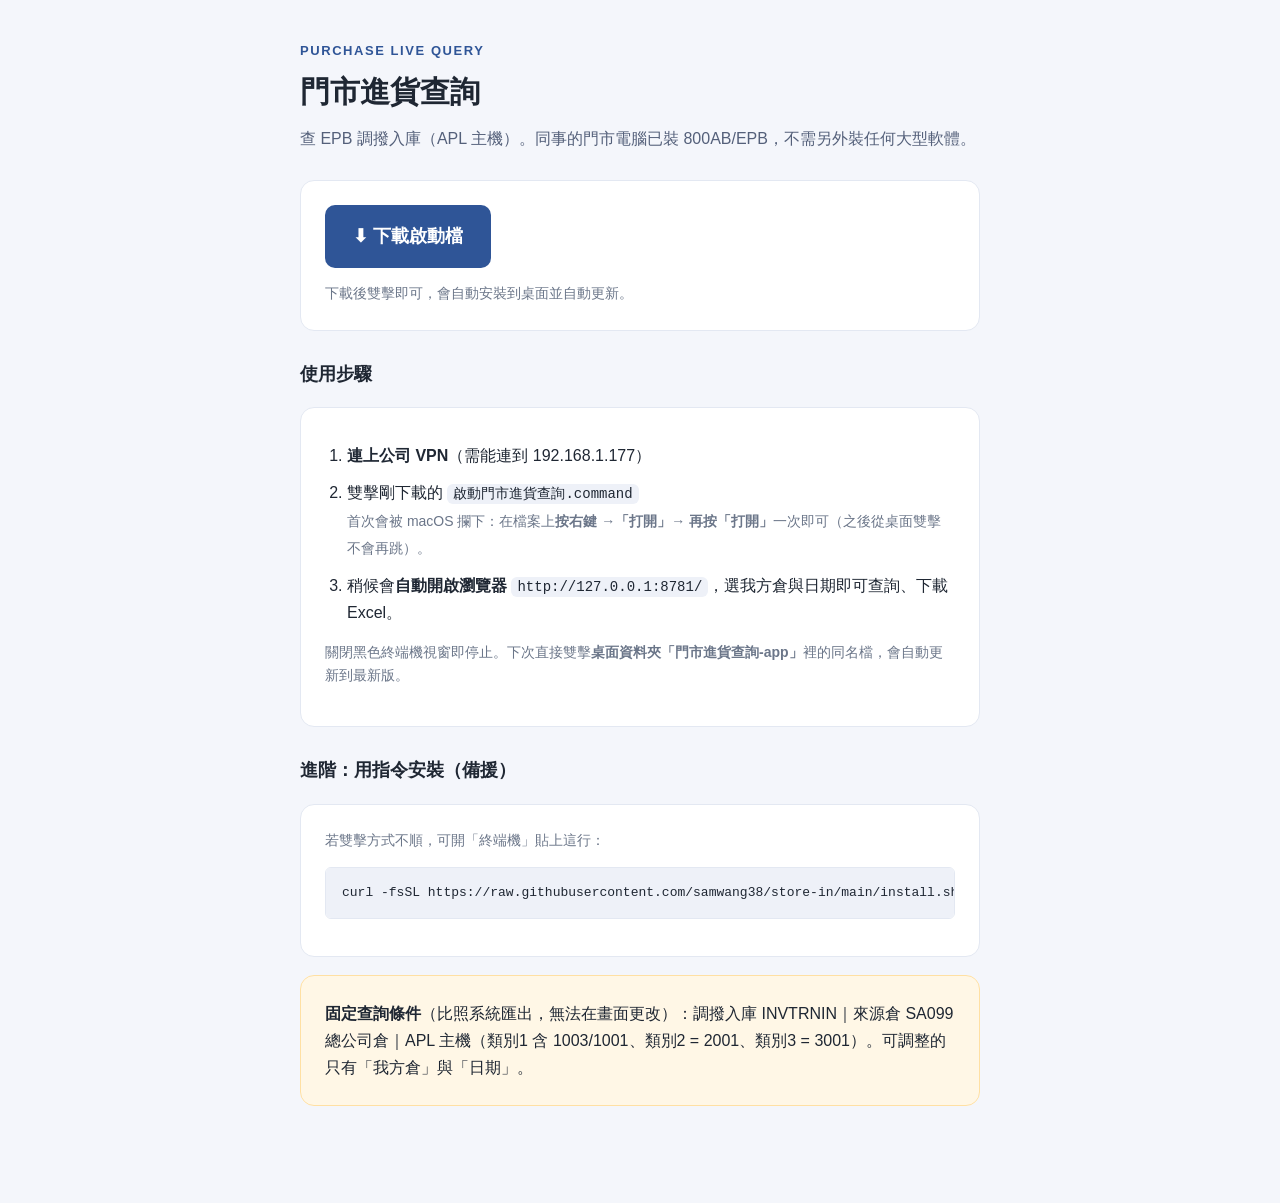
<file: docs/index.html>
<!doctype html>
<html lang="zh-Hant">
<head>
  <meta charset="utf-8">
  <meta name="viewport" content="width=device-width, initial-scale=1">
  <title>門市進貨查詢 — 安裝</title>
  <style>
    :root { color-scheme: light; }
    * { box-sizing: border-box; }
    body {
      margin: 0; font-family: -apple-system, "PingFang TC", "Microsoft JhengHei", sans-serif;
      background: #f4f6fb; color: #1f2733; line-height: 1.7;
    }
    .wrap { max-width: 720px; margin: 0 auto; padding: 40px 20px 80px; }
    .eyebrow { font-size: 13px; letter-spacing: .12em; color: #2f5597; font-weight: 700; }
    h1 { font-size: 30px; margin: 4px 0 8px; }
    p.lead { color: #54607a; margin: 0 0 28px; }
    .card { background: #fff; border: 1px solid #e3e8f2; border-radius: 14px; padding: 24px; margin: 18px 0; }
    .dl {
      display: inline-block; background: #2f5597; color: #fff; text-decoration: none;
      font-size: 18px; font-weight: 700; padding: 16px 28px; border-radius: 10px;
    }
    .dl:active { transform: translateY(1px); }
    ol { padding-left: 22px; margin: 8px 0 0; }
    li { margin: 10px 0; }
    code, pre {
      font-family: ui-monospace, SFMono-Regular, Menlo, monospace;
      background: #eef1f8; border-radius: 6px;
    }
    code { padding: 2px 6px; font-size: 14px; }
    pre { padding: 14px 16px; overflow-x: auto; font-size: 13px; border: 1px solid #e3e8f2; }
    .note { font-size: 14px; color: #6b7689; }
    .warn { background: #fff7e6; border-color: #ffe0a3; }
    h2 { font-size: 18px; margin: 28px 0 6px; }
    a { color: #2f5597; }
  </style>
</head>
<body>
  <div class="wrap">
    <div class="eyebrow">PURCHASE LIVE QUERY</div>
    <h1>門市進貨查詢</h1>
    <p class="lead">查 EPB 調撥入庫（APL 主機）。同事的門市電腦已裝 800AB/EPB，不需另外裝任何大型軟體。</p>

    <div class="card">
      <a class="dl" href="啟動門市進貨查詢.command" download="啟動門市進貨查詢.command">⬇ 下載啟動檔</a>
      <p class="note" style="margin:14px 0 0;">下載後雙擊即可，會自動安裝到桌面並自動更新。</p>
    </div>

    <h2>使用步驟</h2>
    <div class="card">
      <ol>
        <li><b>連上公司 VPN</b>（需能連到 192.168.1.177）</li>
        <li>雙擊剛下載的 <code>啟動門市進貨查詢.command</code><br>
          <span class="note">首次會被 macOS 攔下：在檔案上<b>按右鍵 →「打開」→ 再按「打開」</b>一次即可（之後從桌面雙擊不會再跳）。</span></li>
        <li>稍候會<b>自動開啟瀏覽器</b> <code>http://127.0.0.1:8781/</code>，選我方倉與日期即可查詢、下載 Excel。</li>
      </ol>
      <p class="note">關閉黑色終端機視窗即停止。下次直接雙擊<b>桌面資料夾「門市進貨查詢-app」</b>裡的同名檔，會自動更新到最新版。</p>
    </div>

    <h2>進階：用指令安裝（備援）</h2>
    <div class="card">
      <p class="note" style="margin-top:0;">若雙擊方式不順，可開「終端機」貼上這行：</p>
      <pre>curl -fsSL https://raw.githubusercontent.com/samwang38/store-in/main/install.sh | bash</pre>
    </div>

    <div class="card warn">
      <b>固定查詢條件</b>（比照系統匯出，無法在畫面更改）：調撥入庫 INVTRNIN｜來源倉 SA099 總公司倉｜APL 主機（類別1 含 1003/1001、類別2 = 2001、類別3 = 3001）。可調整的只有「我方倉」與「日期」。
    </div>
  </div>
</body>
</html>
</file>
